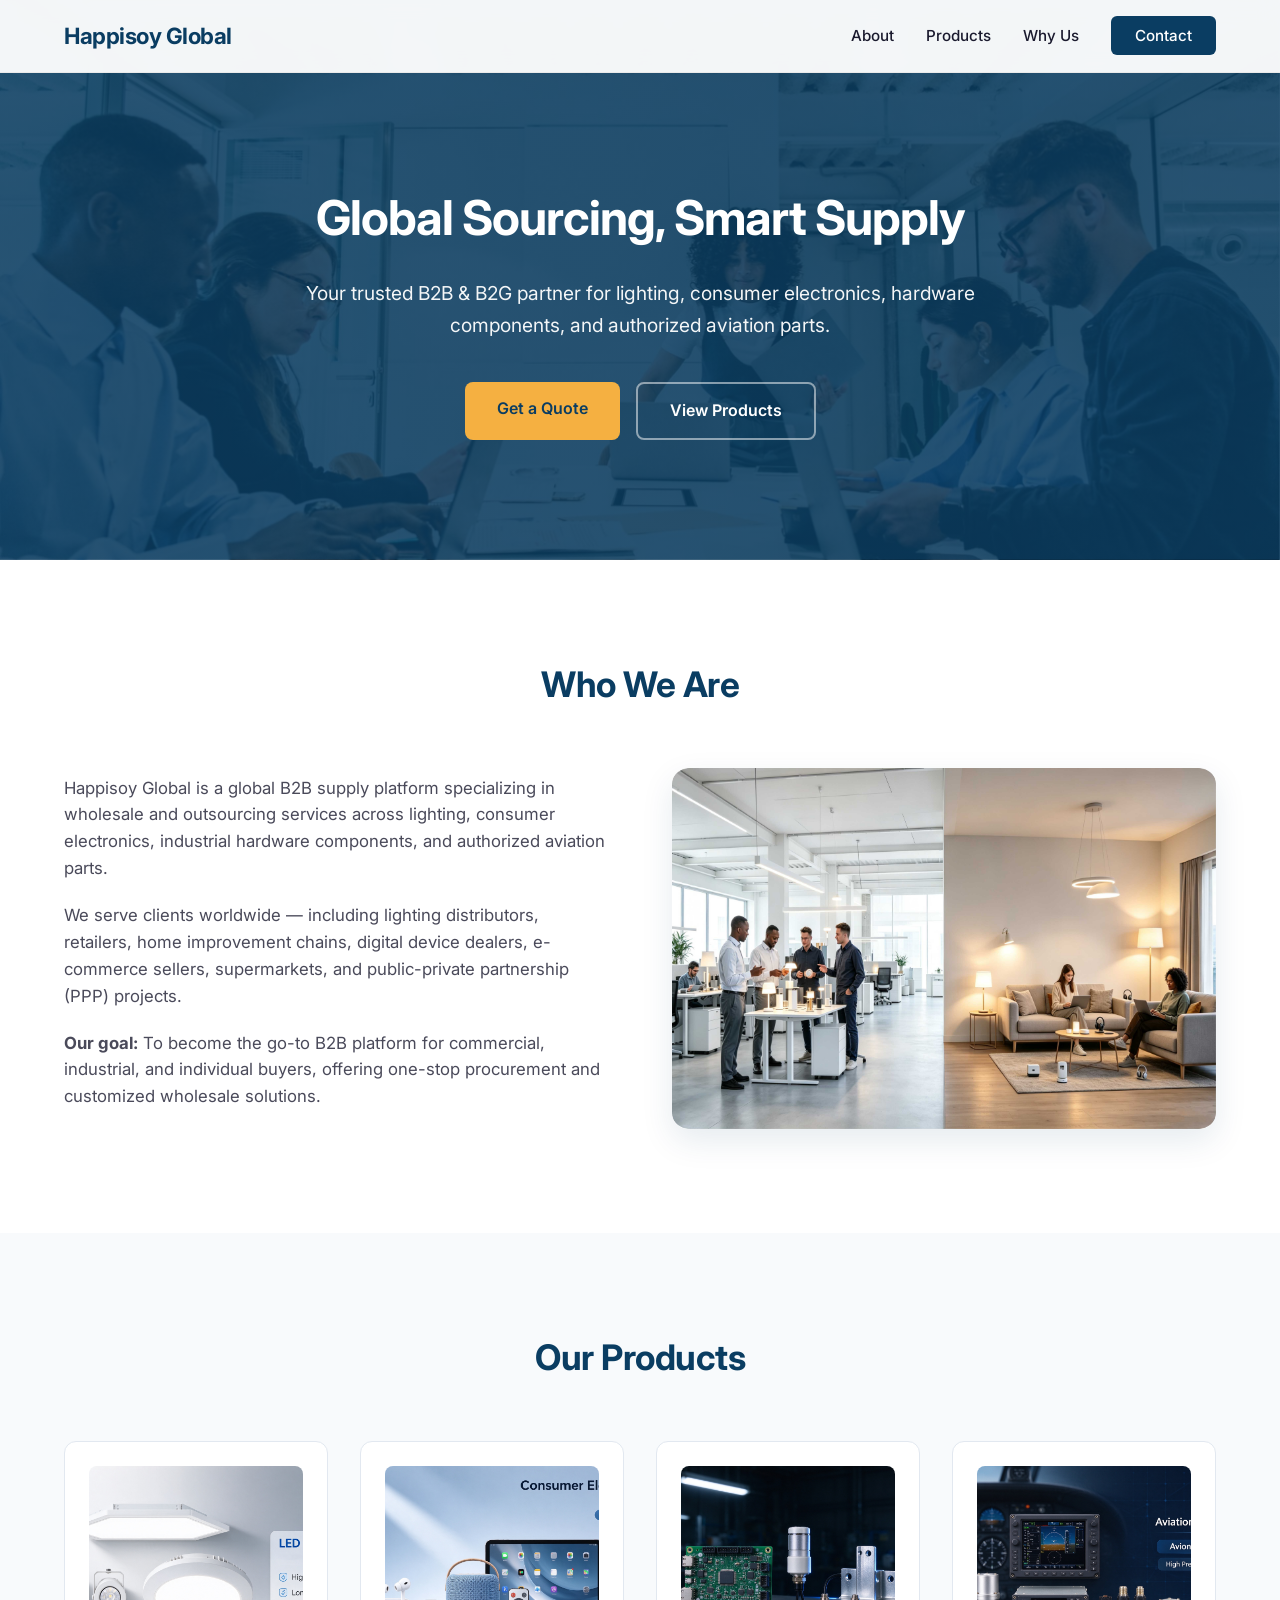
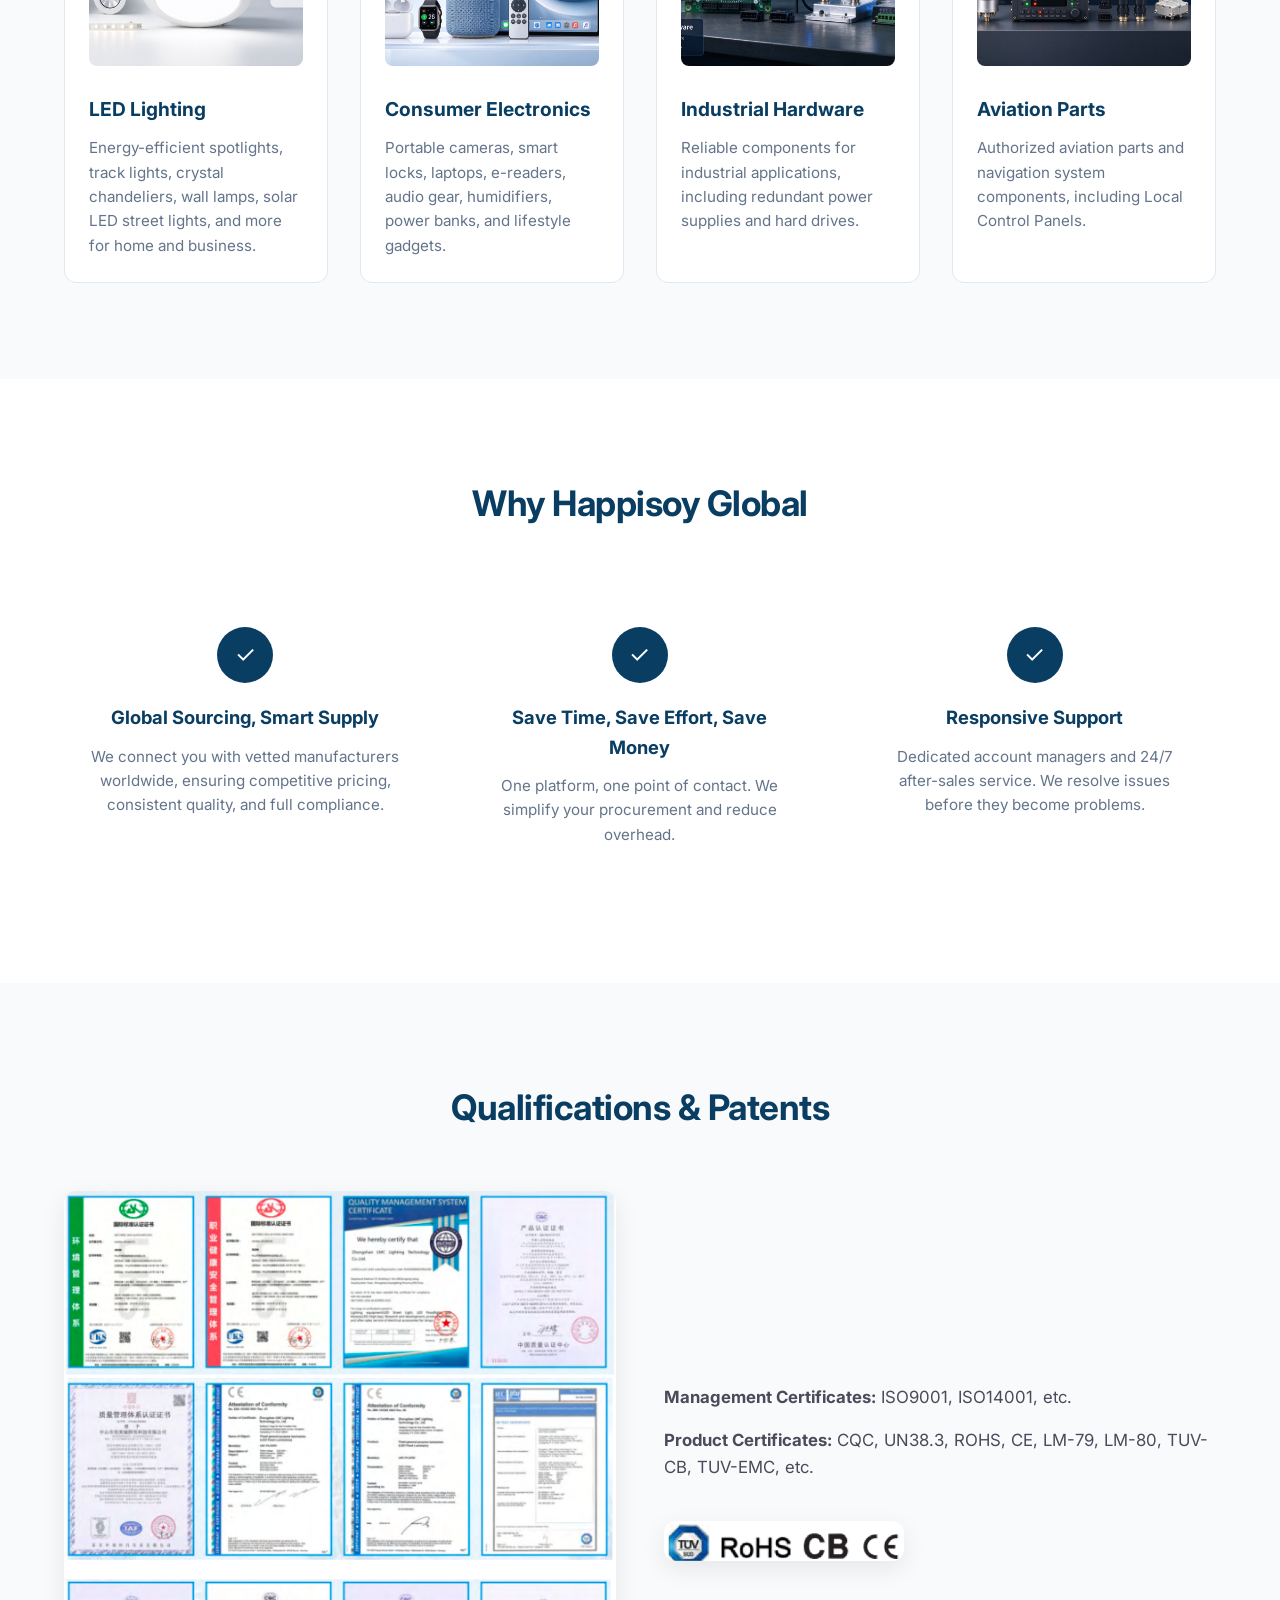
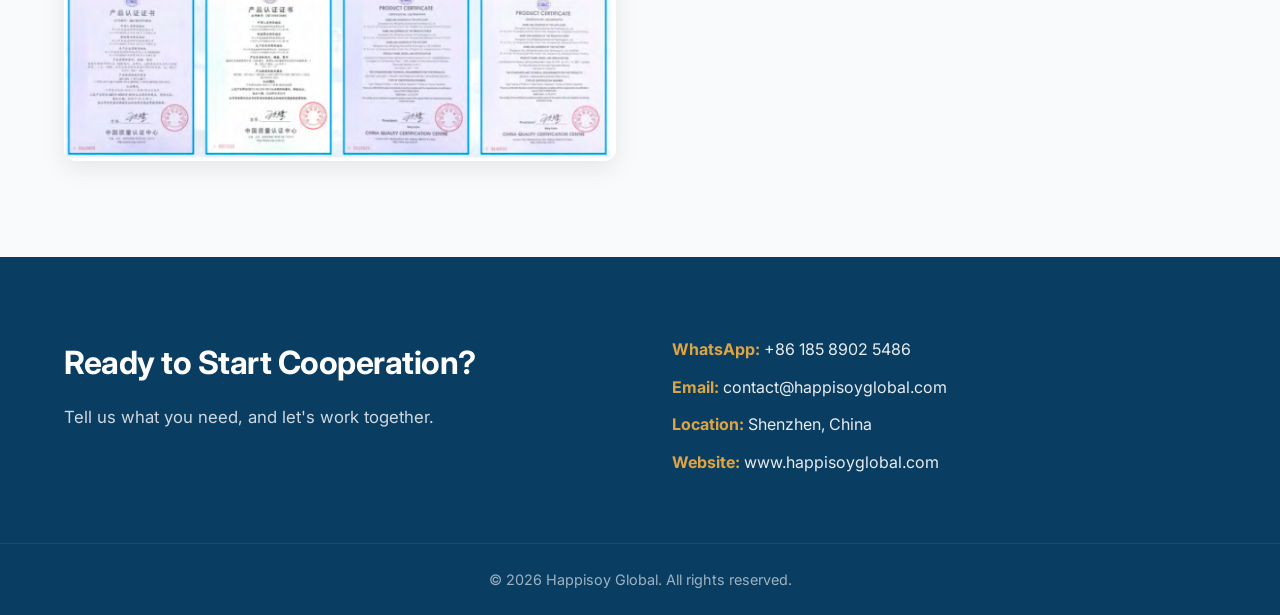
<file: index.html>
<!DOCTYPE html>
<html lang="en">
<head>
    <meta charset="UTF-8">
    <meta name="viewport" content="width=device-width, initial-scale=1.0">
    <title>Happisoy Global | Global Sourcing, Smart Supply</title>
    <meta name="description" content="Happisoy Global is a B2B supply platform specializing in lighting, consumer electronics, industrial hardware, and authorized aviation parts.">
    <meta name="google-site-verification" content="_arTrV7hRd9zQ-ONeI-xEkXxSCt3hhzWEnCYeRIFKzA" />
    <link rel="stylesheet" href="style.css">
    <link rel="preconnect" href="https://fonts.googleapis.com">
    <link rel="preconnect" href="https://fonts.gstatic.com" crossorigin>
    <link href="https://fonts.googleapis.com/css2?family=Inter:wght@400;500;600;700&display=swap" rel="stylesheet">
</head>
<body>
    <header class="navbar">
        <div class="container nav-container">
            <div class="logo">Happisoy Global</div>
            <nav>
                <ul class="nav-links">
                    <li><a href="#about">About</a></li>
                    <li><a href="#products">Products</a></li>
                    <li><a href="#why-us">Why Us</a></li>
                    <li><a href="#contact" class="btn-nav">Contact</a></li>
                </ul>
            </nav>
        </div>
    </header>

    <section class="hero" style="background-image: linear-gradient(rgba(10, 61, 98, 0.85), rgba(10, 61, 98, 0.85)), url('assets/hero-bg.jpg');">
        <div class="container hero-content">
            <h1>Global Sourcing, Smart Supply</h1>
            <p class="hero-subtitle">Your trusted B2B & B2G partner for lighting, consumer electronics, hardware components, and authorized aviation parts.</p>
            <div class="hero-buttons">
                <a href="#contact" class="btn btn-primary">Get a Quote</a>
                <a href="#products" class="btn btn-secondary">View Products</a>
            </div>
        </div>
    </section>

    <section id="about" class="section">
        <div class="container">
            <h2 class="section-title">Who We Are</h2>
            <div class="about-grid">
                <div class="about-text">
                    <p>Happisoy Global is a global B2B supply platform specializing in wholesale and outsourcing services across lighting, consumer electronics, industrial hardware components, and authorized aviation parts.</p>
                    <p>We serve clients worldwide — including lighting distributors, retailers, home improvement chains, digital device dealers, e-commerce sellers, supermarkets, and public-private partnership (PPP) projects.</p>
                    <p><strong>Our goal:</strong> To become the go-to B2B platform for commercial, industrial, and individual buyers, offering one-stop procurement and customized wholesale solutions.</p>
                </div>
                <div class="about-image">
                    <img src="assets/team-office.jpg" alt="Happisoy Global Team">
                </div>
            </div>
        </div>
    </section>

    <section id="products" class="section section-alt">
        <div class="container">
            <h2 class="section-title">Our Products</h2>
            <div class="product-grid">
                <a href="products/led-lighting.html" class="product-card">
                    <img src="products/images/led/product-lighting.jpg" alt="LED Lighting">
                    <h3>LED Lighting</h3>
                    <p>Energy-efficient spotlights, track lights, crystal chandeliers, wall lamps, solar LED street lights, and more for home and business.</p>
                </a>
                <a href="products/consumer-electronics.html" class="product-card">
                    <img src="products/images/electronics/product-electronics.jpg" alt="Consumer Electronics">
                    <h3>Consumer Electronics</h3>
                    <p>Portable cameras, smart locks, laptops, e-readers, audio gear, humidifiers, power banks, and lifestyle gadgets.</p>
                </a>
                <a href="products/industrial-hardware.html" class="product-card">
                    <img src="products/images/hardware/product-hardware.jpg" alt="Industrial Hardware">
                    <h3>Industrial Hardware</h3>
                    <p>Reliable components for industrial applications, including redundant power supplies and hard drives.</p>
                </a>
                <a href="products/aviation-parts.html" class="product-card">
                    <img src="products/images/aviation/product-aviation.jpg" alt="Aviation Parts">
                    <h3>Aviation Parts</h3>
                    <p>Authorized aviation parts and navigation system components, including Local Control Panels.</p>
                </a>
            </div>
        </div>
    </section>

    <section id="why-us" class="section">
        <div class="container">
            <h2 class="section-title">Why Happisoy Global</h2>
            <div class="features-grid">
                <div class="feature-item">
                    <div class="feature-icon">✓</div>
                    <h3>Global Sourcing, Smart Supply</h3>
                    <p>We connect you with vetted manufacturers worldwide, ensuring competitive pricing, consistent quality, and full compliance.</p>
                </div>
                <div class="feature-item">
                    <div class="feature-icon">✓</div>
                    <h3>Save Time, Save Effort, Save Money</h3>
                    <p>One platform, one point of contact. We simplify your procurement and reduce overhead.</p>
                </div>
                <div class="feature-item">
                    <div class="feature-icon">✓</div>
                    <h3>Responsive Support</h3>
                    <p>Dedicated account managers and 24/7 after-sales service. We resolve issues before they become problems.</p>
                </div>
            </div>
        </div>
    </section>

    <section class="section section-alt">
        <div class="container">
            <h2 class="section-title">Qualifications & Patents</h2>
            <div class="cert-grid">
                <img src="assets/certificates.jpg" alt="Certificates">
                <div class="cert-text">
                    <p><strong>Management Certificates:</strong> ISO9001, ISO14001, etc.</p>
                    <p><strong>Product Certificates:</strong> CQC, UN38.3, ROHS, CE, LM-79, LM-80, TUV-CB, TUV-EMC, etc.</p>
                    <img src="assets/cert-rohs.jpg" alt="RoHS CB CE" class="cert-badge">
                </div>
            </div>
        </div>
    </section>

    <footer id="contact" class="footer">
        <div class="container footer-content">
            <div class="footer-info">
                <h2>Ready to Start Cooperation?</h2>
                <p>Tell us what you need, and let's work together.</p>
            </div>
            <div class="footer-contact">
                <p><strong>WhatsApp:</strong> +86 185 8902 5486</p>
                <p><strong>Email:</strong> contact@happisoyglobal.com</p>
                <p><strong>Location:</strong> Shenzhen, China</p>
                <p><strong>Website:</strong> www.happisoyglobal.com</p>
            </div>
        </div>
        <div class="footer-bottom">
            <p>&copy; 2026 Happisoy Global. All rights reserved.</p>
        </div>
    </footer>
</body>
</html>
</file>
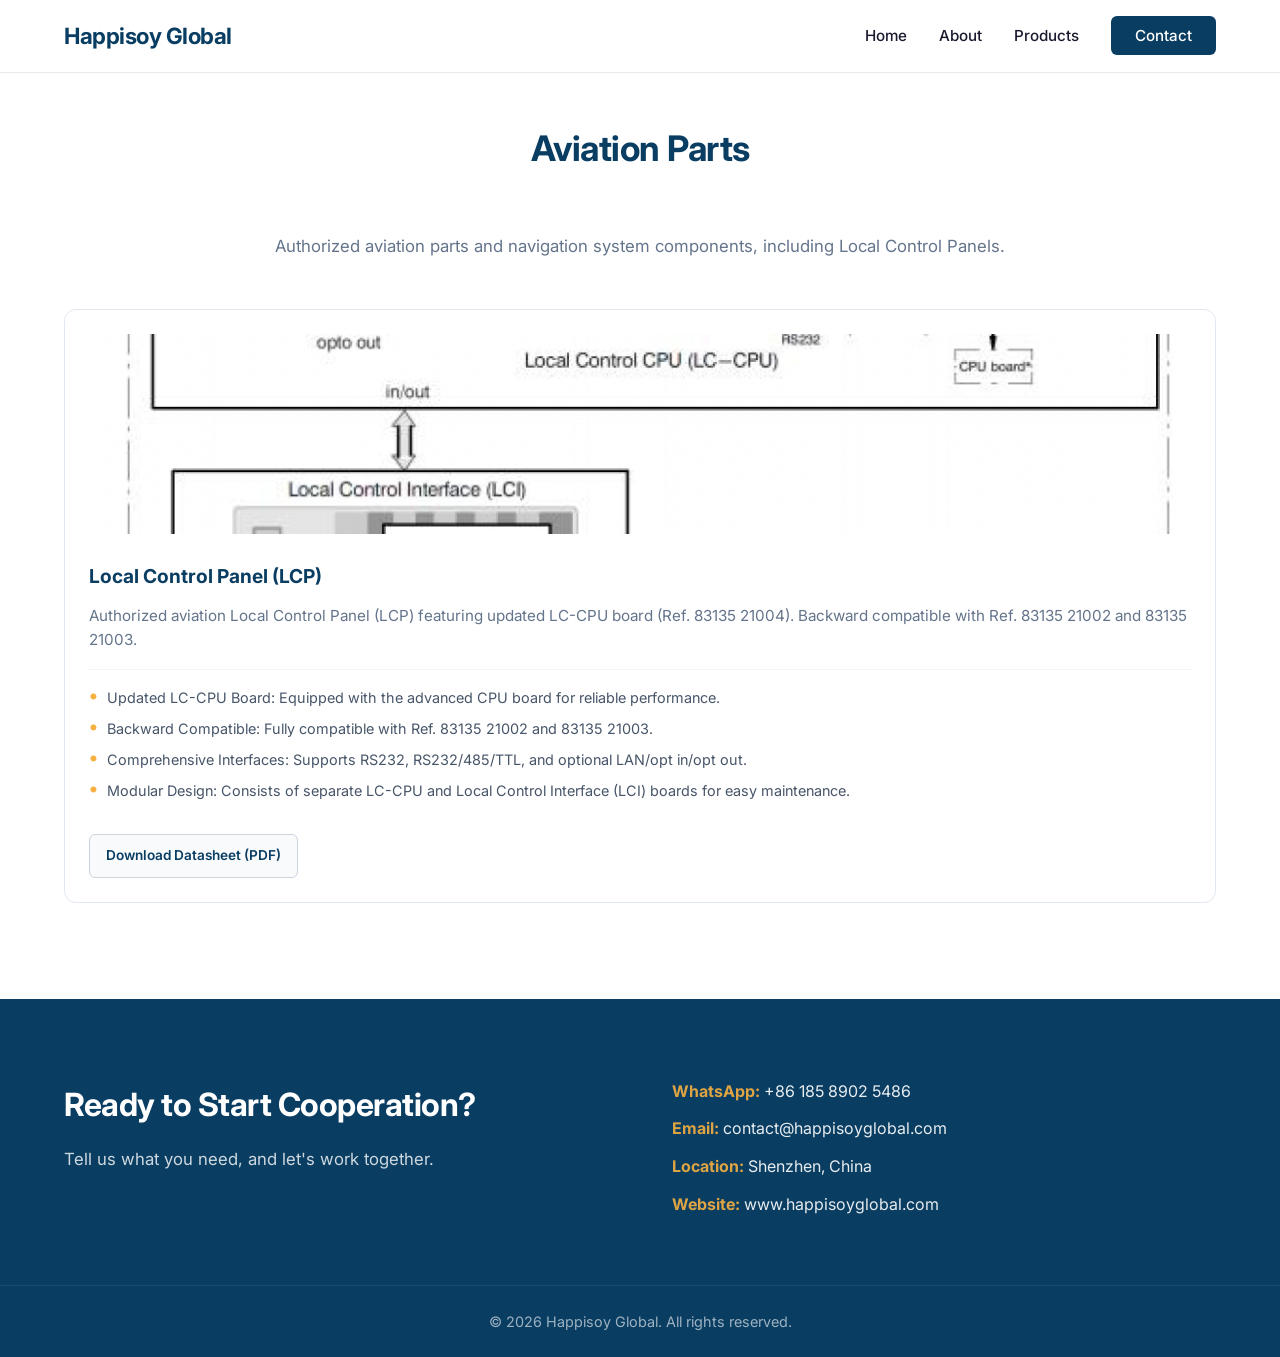
<file: products/aviation-parts.html>
<!DOCTYPE html>
<html lang="en">
<head>
    <meta charset="UTF-8">
    <meta name="viewport" content="width=device-width, initial-scale=1.0">
    <title>Aviation Parts - Happisoy Global</title>
    <link rel="stylesheet" href="../style.css">
    <link href="https://fonts.googleapis.com/css2?family=Inter:wght@400;500;600;700&display=swap" rel="stylesheet">
</head>
<body>
    <header class="navbar">
        <div class="container nav-container">
            <div class="logo">Happisoy Global</div>
            <nav>
                <ul class="nav-links">
                    <li><a href="../index.html">Home</a></li>
                    <li><a href="../index.html#about">About</a></li>
                    <li><a href="../index.html#products">Products</a></li>
                    <li><a href="../index.html#contact" class="btn-nav">Contact</a></li>
                </ul>
            </nav>
        </div>
    </header>

    <section class="section" style="padding-top: 120px;">
        <div class="container">
            <h1 class="section-title">Aviation Parts</h1>
            <p class="page-subtitle">
                Authorized aviation parts and navigation system components, including Local Control Panels.
            </p>
            <div class="product-grid">
                <div class="product-card">
                    <img src="images/aviation/local-control-panel.jpg" alt="Local Control Panel (LCP)">
                    <h3>Local Control Panel (LCP)</h3>
                    <p>Authorized aviation Local Control Panel (LCP) featuring updated LC-CPU board (Ref. 83135 21004). Backward compatible with Ref. 83135 21002 and 83135 21003.</p>
                    <ul class="product-highlights">
                        <li>Updated LC-CPU Board: Equipped with the advanced CPU board for reliable performance.</li>
                        <li>Backward Compatible: Fully compatible with Ref. 83135 21002 and 83135 21003.</li>
                        <li>Comprehensive Interfaces: Supports RS232, RS232/485/TTL, and optional LAN/opt in/opt out.</li>
                        <li>Modular Design: Consists of separate LC-CPU and Local Control Interface (LCI) boards for easy maintenance.</li>
                    </ul>
                    <a href="docs/local-control-panel-datasheet.pdf" class="btn-download" target="_blank">Download Datasheet (PDF)</a>
                </div>
            </div>
        </div>
    </section>

    <footer id="contact" class="footer">
        <div class="container footer-content">
            <div class="footer-info">
                <h2>Ready to Start Cooperation?</h2>
                <p>Tell us what you need, and let's work together.</p>
            </div>
            <div class="footer-contact">
                <p><strong>WhatsApp:</strong> +86 185 8902 5486</p>
                <p><strong>Email:</strong> contact@happisoyglobal.com</p>
                <p><strong>Location:</strong> Shenzhen, China</p>
                <p><strong>Website:</strong> www.happisoyglobal.com</p>
            </div>
        </div>
        <div class="footer-bottom">
            <p>&copy; 2026 Happisoy Global. All rights reserved.</p>
        </div>
    </footer>
</body>
</html>
</file>
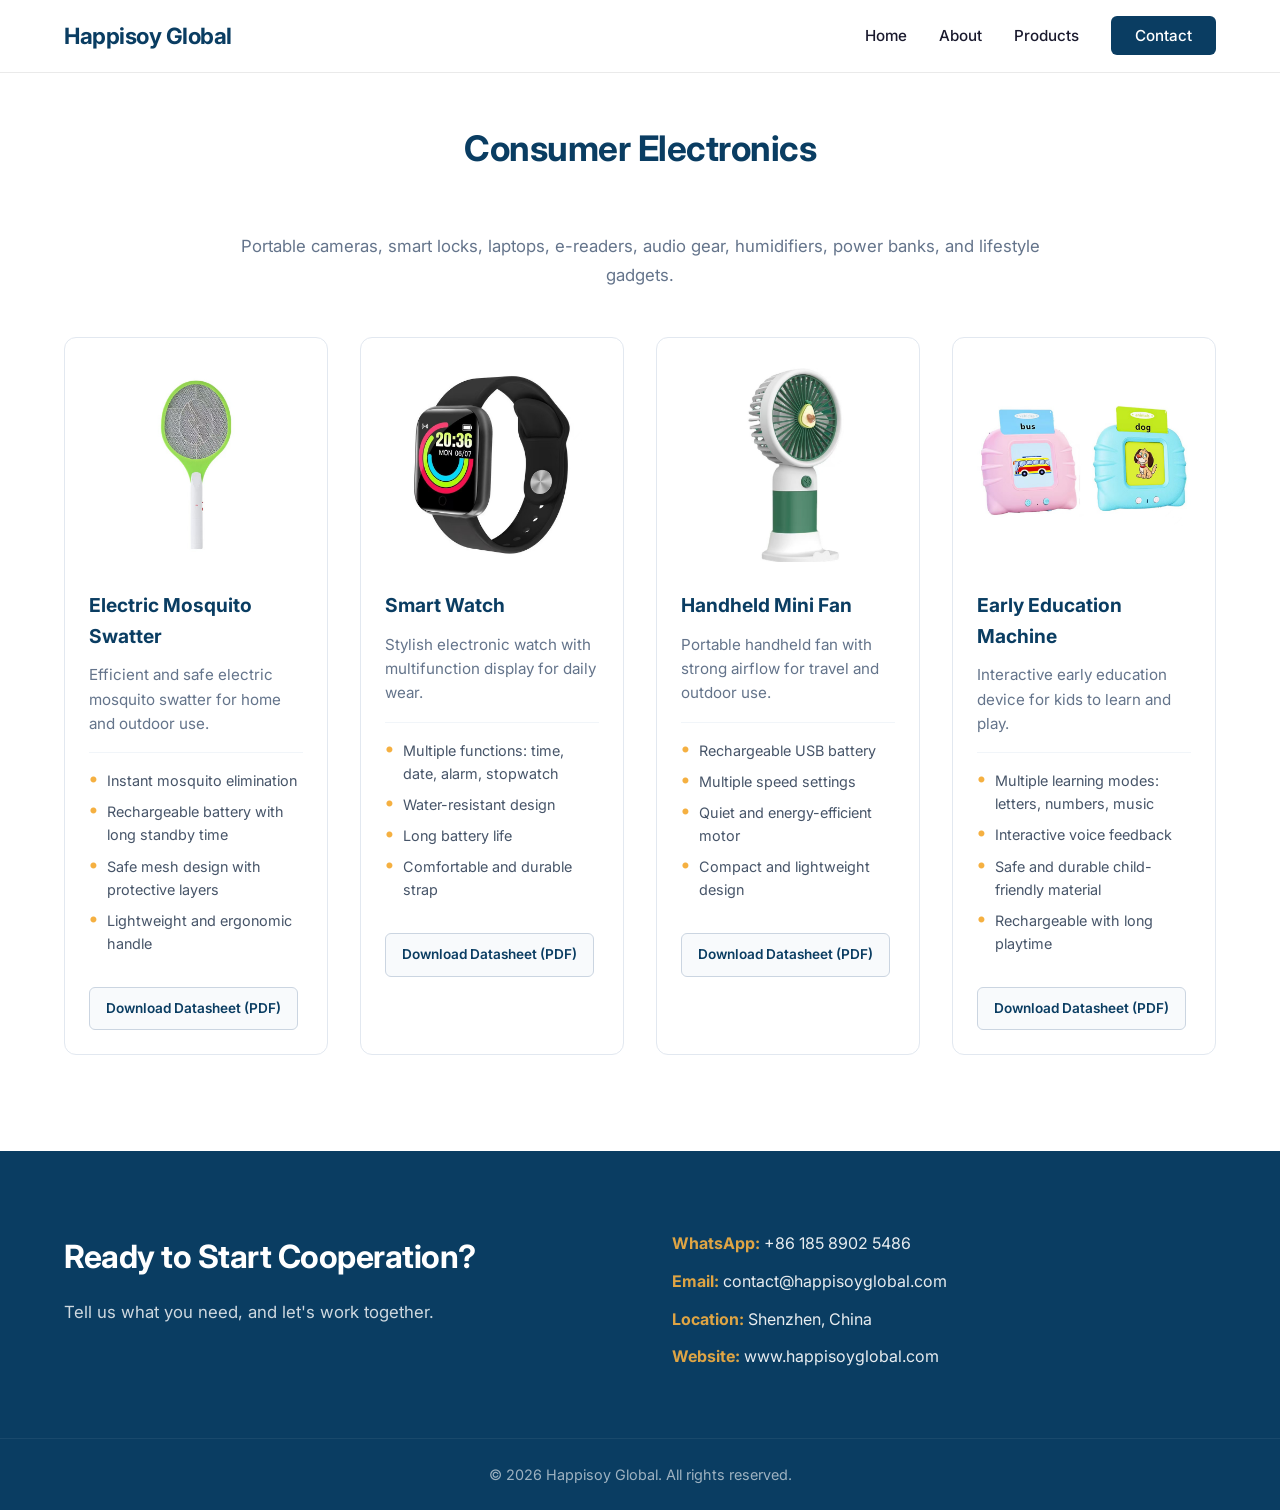
<file: products/consumer-electronics.html>
<!DOCTYPE html>
<html lang="en">
<head>
    <meta charset="UTF-8">
    <meta name="viewport" content="width=device-width, initial-scale=1.0">
    <title>Consumer Electronics - Happisoy Global</title>
    <link rel="stylesheet" href="../style.css">
    <link href="https://fonts.googleapis.com/css2?family=Inter:wght@400;500;600;700&display=swap" rel="stylesheet">
</head>
<body>
    <header class="navbar">
        <div class="container nav-container">
            <div class="logo">Happisoy Global</div>
            <nav>
                <ul class="nav-links">
                    <li><a href="../index.html">Home</a></li>
                    <li><a href="../index.html#about">About</a></li>
                    <li><a href="../index.html#products">Products</a></li>
                    <li><a href="../index.html#contact" class="btn-nav">Contact</a></li>
                </ul>
            </nav>
        </div>
    </header>

    <section class="section" style="padding-top: 120px;">
        <div class="container">
            <h1 class="section-title">Consumer Electronics</h1>
            <p class="page-subtitle">
                Portable cameras, smart locks, laptops, e-readers, audio gear, humidifiers, power banks, and lifestyle gadgets.
            </p>
            <div class="product-grid">
                <div class="product-card">
                    <img src="images/electronics/mosquito-swatter.jpg" alt="Electric Mosquito Swatter">
                    <h3>Electric Mosquito Swatter</h3>
                    <p>Efficient and safe electric mosquito swatter for home and outdoor use.</p>
                    <ul class="product-highlights">
                        <li>Instant mosquito elimination</li>
                        <li>Rechargeable battery with long standby time</li>
                        <li>Safe mesh design with protective layers</li>
                        <li>Lightweight and ergonomic handle</li>
                    </ul>
                    <a href="docs/electric-mosquito-swatter-datasheet.pdf" class="btn-download" target="_blank">Download Datasheet (PDF)</a>
                </div>
                <div class="product-card">
                    <img src="images/electronics/electronic-watch.jpg" alt="Smart Watch">
                    <h3>Smart Watch</h3>
                    <p>Stylish electronic watch with multifunction display for daily wear.</p>
                    <ul class="product-highlights">
                        <li>Multiple functions: time, date, alarm, stopwatch</li>
                        <li>Water-resistant design</li>
                        <li>Long battery life</li>
                        <li>Comfortable and durable strap</li>
                    </ul>
                    <a href="docs/smart-watch-datasheet.pdf" class="btn-download" target="_blank">Download Datasheet (PDF)</a>
                </div>
                <div class="product-card">
                    <img src="images/electronics/handheld-fan.jpg" alt="Handheld Mini Fan">
                    <h3>Handheld Mini Fan</h3>
                    <p>Portable handheld fan with strong airflow for travel and outdoor use.</p>
                    <ul class="product-highlights">
                        <li>Rechargeable USB battery</li>
                        <li>Multiple speed settings</li>
                        <li>Quiet and energy-efficient motor</li>
                        <li>Compact and lightweight design</li>
                    </ul>
                    <a href="docs/handheld-mini-fan-datasheet.pdf" class="btn-download" target="_blank">Download Datasheet (PDF)</a>
                </div>
                <div class="product-card">
                    <img src="images/electronics/early-education-machine.jpg" alt="Early Education Machine">
                    <h3>Early Education Machine</h3>
                    <p>Interactive early education device for kids to learn and play.</p>
                    <ul class="product-highlights">
                        <li>Multiple learning modes: letters, numbers, music</li>
                        <li>Interactive voice feedback</li>
                        <li>Safe and durable child-friendly material</li>
                        <li>Rechargeable with long playtime</li>
                    </ul>
                    <a href="docs/early-education-machine-datasheet.pdf" class="btn-download" target="_blank">Download Datasheet (PDF)</a>
                </div>
            </div>
        </div>
    </section>

    <footer id="contact" class="footer">
        <div class="container footer-content">
            <div class="footer-info">
                <h2>Ready to Start Cooperation?</h2>
                <p>Tell us what you need, and let's work together.</p>
            </div>
            <div class="footer-contact">
                <p><strong>WhatsApp:</strong> +86 185 8902 5486</p>
                <p><strong>Email:</strong> contact@happisoyglobal.com</p>
                <p><strong>Location:</strong> Shenzhen, China</p>
                <p><strong>Website:</strong> www.happisoyglobal.com</p>
            </div>
        </div>
        <div class="footer-bottom">
            <p>&copy; 2026 Happisoy Global. All rights reserved.</p>
        </div>
    </footer>
</body>
</html>
</file>
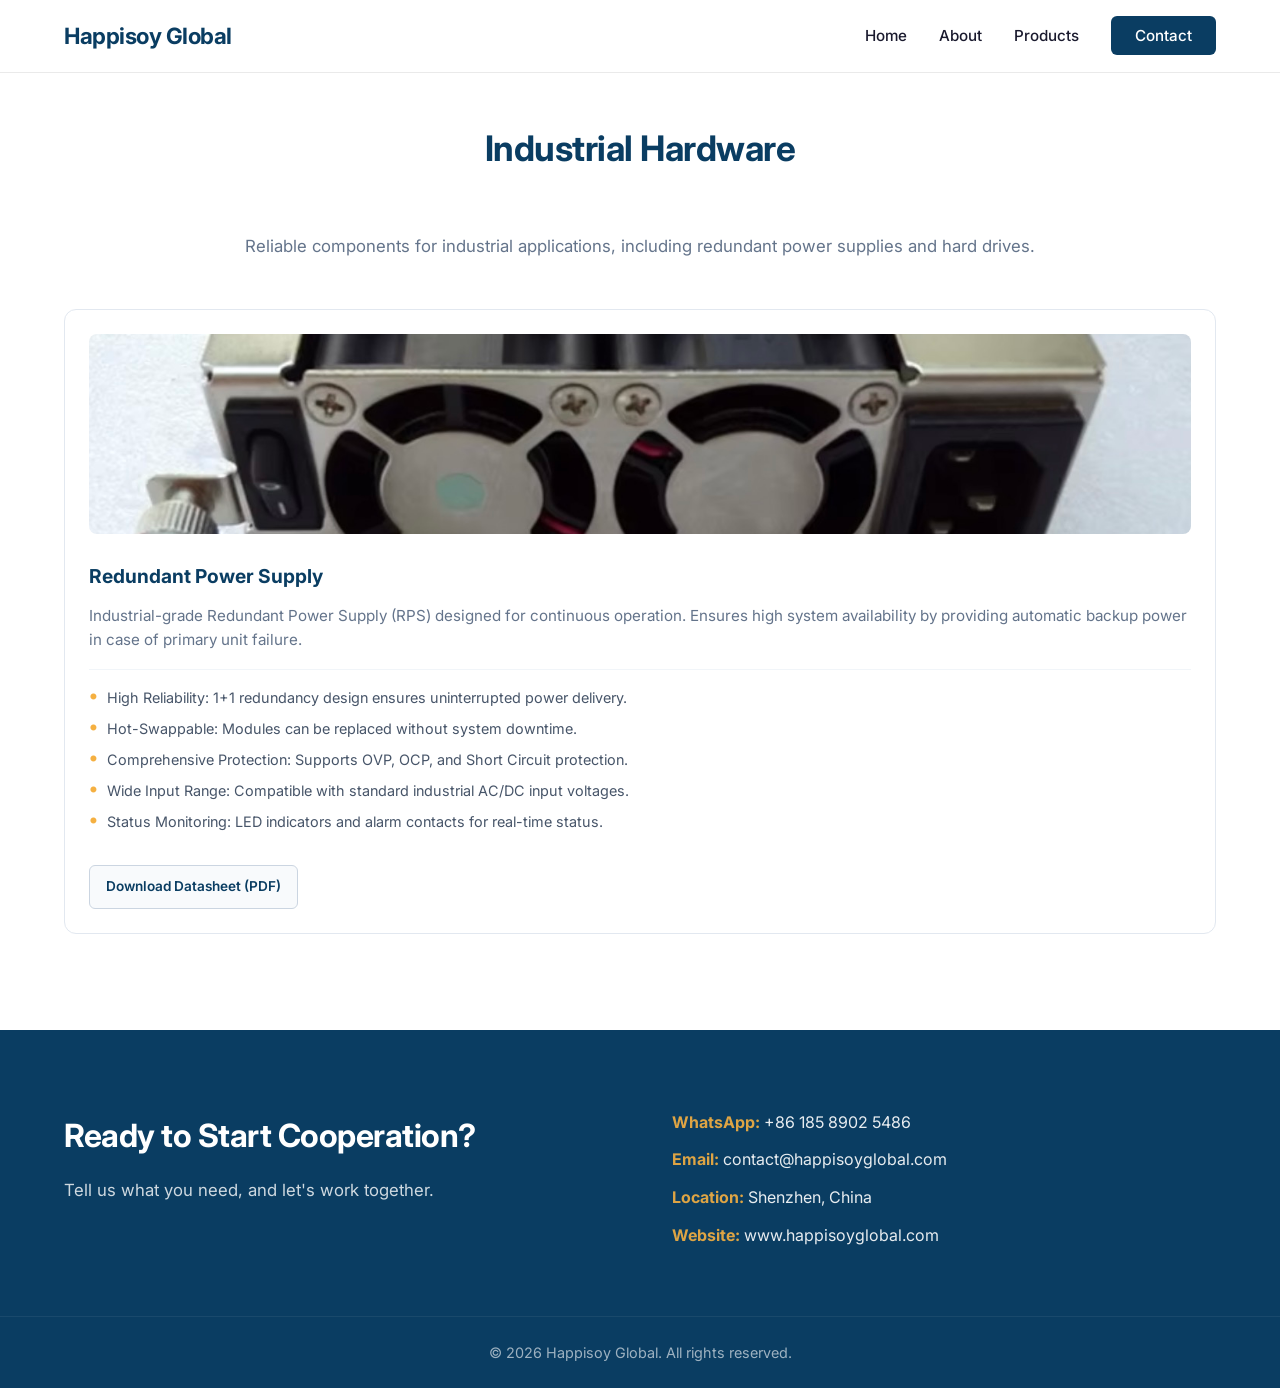
<file: products/industrial-hardware.html>
<!DOCTYPE html>
<html lang="en">
<head>
    <meta charset="UTF-8">
    <meta name="viewport" content="width=device-width, initial-scale=1.0">
    <title>Industrial Hardware - Happisoy Global</title>
    <link rel="stylesheet" href="../style.css">
    <link href="https://fonts.googleapis.com/css2?family=Inter:wght@400;500;600;700&display=swap" rel="stylesheet">
</head>
<body>
    <header class="navbar">
        <div class="container nav-container">
            <div class="logo">Happisoy Global</div>
            <nav>
                <ul class="nav-links">
                    <li><a href="../index.html">Home</a></li>
                    <li><a href="../index.html#about">About</a></li>
                    <li><a href="../index.html#products">Products</a></li>
                    <li><a href="../index.html#contact" class="btn-nav">Contact</a></li>
                </ul>
            </nav>
        </div>
    </header>

    <section class="section" style="padding-top: 120px;">
        <div class="container">
            <h1 class="section-title">Industrial Hardware</h1>
            <p class="page-subtitle">
                Reliable components for industrial applications, including redundant power supplies and hard drives.
            </p>
            <div class="product-grid">
                <div class="product-card">
                    <img src="images/hardware/redundant-power-supply.jpg" alt="Redundant Power Supply">
                    <h3>Redundant Power Supply</h3>
                    <p>Industrial-grade Redundant Power Supply (RPS) designed for continuous operation. Ensures high system availability by providing automatic backup power in case of primary unit failure.</p>
                    <ul class="product-highlights">
                        <li>High Reliability: 1+1 redundancy design ensures uninterrupted power delivery.</li>
                        <li>Hot-Swappable: Modules can be replaced without system downtime.</li>
                        <li>Comprehensive Protection: Supports OVP, OCP, and Short Circuit protection.</li>
                        <li>Wide Input Range: Compatible with standard industrial AC/DC input voltages.</li>
                        <li>Status Monitoring: LED indicators and alarm contacts for real-time status.</li>
                    </ul>
                    <a href="docs/redundant-power-supply-datasheet.pdf" class="btn-download" target="_blank">Download Datasheet (PDF)</a>
                </div>
            </div>
        </div>
    </section>

    <footer id="contact" class="footer">
        <div class="container footer-content">
            <div class="footer-info">
                <h2>Ready to Start Cooperation?</h2>
                <p>Tell us what you need, and let's work together.</p>
            </div>
            <div class="footer-contact">
                <p><strong>WhatsApp:</strong> +86 185 8902 5486</p>
                <p><strong>Email:</strong> contact@happisoyglobal.com</p>
                <p><strong>Location:</strong> Shenzhen, China</p>
                <p><strong>Website:</strong> www.happisoyglobal.com</p>
            </div>
        </div>
        <div class="footer-bottom">
            <p>&copy; 2026 Happisoy Global. All rights reserved.</p>
        </div>
    </footer>
</body>
</html>
</file>
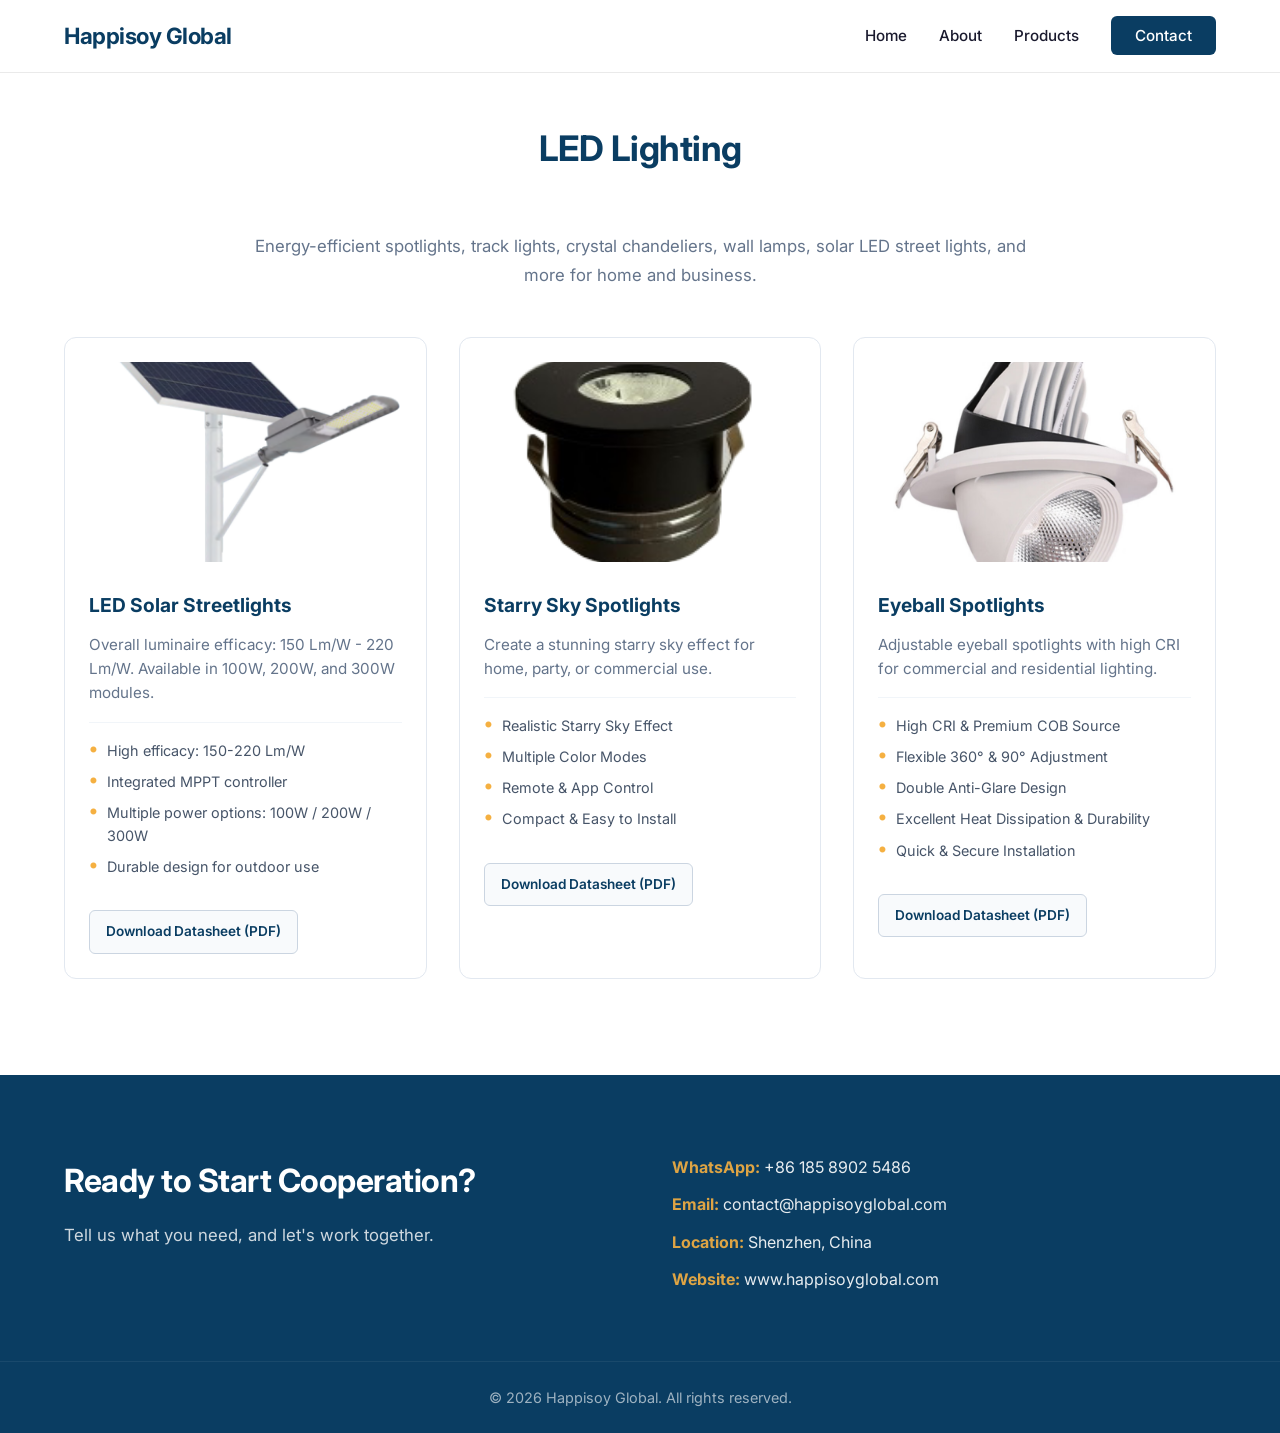
<file: products/led-lighting.html>
<!DOCTYPE html>
<html lang="en">
<head>
    <meta charset="UTF-8">
    <meta name="viewport" content="width=device-width, initial-scale=1.0">
    <title>LED Lighting - Happisoy Global</title>
    <link rel="stylesheet" href="../style.css">
    <link href="https://fonts.googleapis.com/css2?family=Inter:wght@400;500;600;700&display=swap" rel="stylesheet">
</head>
<body>
    <header class="navbar">
        <div class="container nav-container">
            <div class="logo">Happisoy Global</div>
            <nav>
                <ul class="nav-links">
                    <li><a href="../index.html">Home</a></li>
                    <li><a href="../index.html#about">About</a></li>
                    <li><a href="../index.html#products">Products</a></li>
                    <li><a href="../index.html#contact" class="btn-nav">Contact</a></li>
                </ul>
            </nav>
        </div>
    </header>

    <section class="section" style="padding-top: 120px;">
        <div class="container">
            <h1 class="section-title">LED Lighting</h1>
            <p class="page-subtitle">
                Energy-efficient spotlights, track lights, crystal chandeliers, wall lamps, solar LED street lights, and more for home and business.
            </p>
            <div class="product-grid">
                <div class="product-card">
                    <img src="images/led/solar-street-light.jpg" alt="LED Solar Streetlights">
                    <h3>LED Solar Streetlights</h3>
                    <p>Overall luminaire efficacy: 150 Lm/W - 220 Lm/W. Available in 100W, 200W, and 300W modules.</p>
                    <ul class="product-highlights">
                        <li>High efficacy: 150-220 Lm/W</li>
                        <li>Integrated MPPT controller</li>
                        <li>Multiple power options: 100W / 200W / 300W</li>
                        <li>Durable design for outdoor use</li>
                    </ul>
                    <a href="docs/solar-street-light-datasheet.pdf" class="btn-download" target="_blank">Download Datasheet (PDF)</a>
                </div>
                <div class="product-card">
                    <img src="images/led/starry-sky-spotlight.jpg" alt="Starry Sky Spotlights">
                    <h3>Starry Sky Spotlights</h3>
                    <p>Create a stunning starry sky effect for home, party, or commercial use.</p>
                    <ul class="product-highlights">
                        <li>Realistic Starry Sky Effect</li>
                        <li>Multiple Color Modes</li>
                        <li>Remote &amp; App Control</li>
                        <li>Compact &amp; Easy to Install</li>
                    </ul>
                    <a href="docs/starry-sky-spotlight-datasheet.pdf" class="btn-download" target="_blank">Download Datasheet (PDF)</a>
                </div>
                <div class="product-card">
                    <img src="images/led/eyeball-spotlight.jpg" alt="Eyeball Spotlights">
                    <h3>Eyeball Spotlights</h3>
                    <p>Adjustable eyeball spotlights with high CRI for commercial and residential lighting.</p>
                    <ul class="product-highlights">
                        <li>High CRI &amp; Premium COB Source</li>
                        <li>Flexible 360° &amp; 90° Adjustment</li>
                        <li>Double Anti-Glare Design</li>
                        <li>Excellent Heat Dissipation &amp; Durability</li>
                        <li>Quick &amp; Secure Installation</li>
                    </ul>
                    <a href="docs/eyeball-spotlight-datasheet.pdf" class="btn-download" target="_blank">Download Datasheet (PDF)</a>
                </div>
            </div>
        </div>
    </section>

    <footer id="contact" class="footer">
        <div class="container footer-content">
            <div class="footer-info">
                <h2>Ready to Start Cooperation?</h2>
                <p>Tell us what you need, and let's work together.</p>
            </div>
            <div class="footer-contact">
                <p><strong>WhatsApp:</strong> +86 185 8902 5486</p>
                <p><strong>Email:</strong> contact@happisoyglobal.com</p>
                <p><strong>Location:</strong> Shenzhen, China</p>
                <p><strong>Website:</strong> www.happisoyglobal.com</p>
            </div>
        </div>
        <div class="footer-bottom">
            <p>&copy; 2026 Happisoy Global. All rights reserved.</p>
        </div>
    </footer>
</body>
</html>
</file>
<file: style.css>
/* ============================================
   Reset & Base
   ============================================ */
   * {
    margin: 0;
    padding: 0;
    box-sizing: border-box;
}

body {
    font-family: 'Inter', -apple-system, BlinkMacSystemFont, "Segoe UI", Roboto, sans-serif;
    line-height: 1.6;
    color: #1a1a2e;
    background-color: #ffffff;
}

.container {
    max-width: 1200px;
    margin: 0 auto;
    padding: 0 24px;
}

/* ============================================
   Navigation
   ============================================ */
.navbar {
    position: fixed;
    top: 0;
    left: 0;
    width: 100%;
    background: rgba(255, 255, 255, 0.95);
    backdrop-filter: blur(10px);
    border-bottom: 1px solid #eaeaea;
    z-index: 1000;
}

.nav-container {
    display: flex;
    justify-content: space-between;
    align-items: center;
    height: 72px;
}

.logo {
    font-size: 1.4rem;
    font-weight: 700;
    color: #0a3d62;
    letter-spacing: -0.5px;
}

.nav-links {
    display: flex;
    list-style: none;
    gap: 32px;
    align-items: center;
}

.nav-links a {
    text-decoration: none;
    color: #1a1a2e;
    font-weight: 500;
    font-size: 0.95rem;
    transition: color 0.2s;
}

.nav-links a:hover {
    color: #0a3d62;
}

.btn-nav {
    background: #0a3d62;
    color: #fff !important;
    padding: 10px 24px;
    border-radius: 6px;
    transition: background 0.2s;
}

.btn-nav:hover {
    background: #0d4f7c;
}

/* ============================================
   Hero
   ============================================ */
.hero {
    background-size: cover;
    background-position: center;
    color: #fff;
    padding: 180px 0 120px;
    text-align: center;
}

.hero h1 {
    font-size: 3rem;
    font-weight: 700;
    margin-bottom: 20px;
    letter-spacing: -1px;
}

.hero-subtitle {
    font-size: 1.2rem;
    max-width: 720px;
    margin: 0 auto 40px;
    opacity: 0.95;
    line-height: 1.7;
}

.hero-buttons {
    display: flex;
    gap: 16px;
    justify-content: center;
    flex-wrap: wrap;
}

/* ============================================
   Buttons (General)
   ============================================ */
.btn {
    display: inline-block;
    padding: 14px 32px;
    border-radius: 8px;
    text-decoration: none;
    font-weight: 600;
    font-size: 1rem;
    transition: all 0.2s;
}

.btn-primary {
    background: #f5b041;
    color: #0a3d62;
}

.btn-primary:hover {
    background: #f7c566;
    transform: translateY(-2px);
}

.btn-secondary {
    background: transparent;
    color: #fff;
    border: 2px solid rgba(255, 255, 255, 0.5);
}

.btn-secondary:hover {
    border-color: #fff;
    background: rgba(255, 255, 255, 0.1);
}

/* ============================================
   Sections
   ============================================ */
.section {
    padding: 96px 0;
}

.section-alt {
    background: #f8fafc;
}

.section-title {
    font-size: 2.2rem;
    font-weight: 700;
    text-align: center;
    margin-bottom: 56px;
    color: #0a3d62;
    letter-spacing: -0.5px;
}

/* Product Detail Page Subtitle */
.page-subtitle {
    text-align: center;
    margin-bottom: 48px;
    color: #64748b;
    font-size: 1.05rem;
    max-width: 800px;
    margin-left: auto;
    margin-right: auto;
    line-height: 1.7;
}

/* ============================================
   About
   ============================================ */
.about-grid {
    display: grid;
    grid-template-columns: 1fr 1fr;
    gap: 64px;
    align-items: center;
}

.about-text p {
    margin-bottom: 20px;
    font-size: 1.05rem;
    color: #4a4a5a;
}

.about-image img {
    width: 100%;
    border-radius: 16px;
    box-shadow: 0 12px 32px rgba(10, 61, 98, 0.1);
}

/* ============================================
   Product Grid & Cards
   ============================================ */
.product-grid {
    display: grid;
    grid-template-columns: repeat(auto-fit, minmax(260px, 1fr));
    gap: 32px;
}

.product-card {
    background: #fff;
    padding: 24px;
    border-radius: 12px;
    border: 1px solid #e2e8f0;
    transition: all 0.3s;
    /* 关键：首页产品卡片是 <a> 标签，去掉下划线、继承颜色 */
    text-decoration: none;
    color: inherit;
    display: block;
}

.product-card:hover {
    box-shadow: 0 12px 32px rgba(10, 61, 98, 0.1);
    transform: translateY(-4px);
    border-color: #0a3d62;
}

.product-card img {
    width: 100%;
    height: 200px;
    object-fit: cover;
    border-radius: 8px;
    margin-bottom: 20px;
    background: #f8fafc;
}

.product-card h3 {
    font-size: 1.2rem;
    margin-bottom: 12px;
    color: #0a3d62;
}

.product-card p {
    color: #64748b;
    font-size: 0.95rem;
    line-height: 1.6;
}

/* ============================================
   Product Highlights (Detail Page)
   ============================================ */
.product-highlights {
    list-style: none;
    padding-left: 0;
    margin: 16px 0;
    border-top: 1px solid #f1f5f9;
    padding-top: 16px;
}

.product-highlights li {
    position: relative;
    padding-left: 18px;
    margin-bottom: 8px;
    font-size: 0.9rem;
    color: #475569;
}

.product-highlights li::before {
    content: "•";
    color: #f5b041;
    font-weight: bold;
    position: absolute;
    left: 0;
    font-size: 1.2rem;
    line-height: 1;
}

/* ============================================
   Download Button (PDF)
   ============================================ */
.btn-download {
    display: inline-block;
    margin-top: 16px;
    padding: 10px 16px;
    background: #f8fafc;
    color: #0a3d62;
    border: 1px solid #cbd5e1;
    border-radius: 6px;
    font-size: 0.85rem;
    font-weight: 600;
    text-decoration: none;
    transition: all 0.2s;
}

.btn-download:hover {
    background: #0a3d62;
    color: #fff;
    border-color: #0a3d62;
}

/* ============================================
   Features
   ============================================ */
.features-grid {
    display: grid;
    grid-template-columns: repeat(auto-fit, minmax(300px, 1fr));
    gap: 32px;
}

.feature-item {
    text-align: center;
    padding: 40px 24px;
}

.feature-icon {
    width: 56px;
    height: 56px;
    background: #0a3d62;
    color: #fff;
    border-radius: 50%;
    display: flex;
    align-items: center;
    justify-content: center;
    font-size: 1.5rem;
    margin: 0 auto 20px;
}

.feature-item h3 {
    font-size: 1.15rem;
    margin-bottom: 12px;
    color: #0a3d62;
}

.feature-item p {
    color: #64748b;
    font-size: 0.95rem;
}

/* ============================================
   Certificates
   ============================================ */
.cert-grid {
    display: grid;
    grid-template-columns: 1fr 1fr;
    gap: 48px;
    align-items: center;
}

.cert-grid img {
    width: 100%;
    border-radius: 12px;
    box-shadow: 0 8px 24px rgba(0, 0, 0, 0.08);
}

.cert-text p {
    margin-bottom: 16px;
    font-size: 1.05rem;
    color: #4a4a5a;
}

.cert-badge {
    width: auto !important;
    max-width: 240px;
    margin-top: 24px;
}

/* ============================================
   Footer
   ============================================ */
.footer {
    background: #0a3d62;
    color: #fff;
    padding: 80px 0 0;
}

.footer-content {
    display: grid;
    grid-template-columns: 1fr 1fr;
    gap: 64px;
    padding-bottom: 56px;
}

.footer-info h2 {
    font-size: 2rem;
    margin-bottom: 16px;
    letter-spacing: -0.5px;
}

.footer-info p {
    opacity: 0.8;
    font-size: 1.05rem;
}

.footer-contact p {
    margin-bottom: 12px;
    font-size: 1rem;
    opacity: 0.9;
}

.footer-contact strong {
    color: #f5b041;
}

.footer-bottom {
    border-top: 1px solid rgba(255, 255, 255, 0.1);
    padding: 24px 0;
    text-align: center;
    font-size: 0.9rem;
    opacity: 0.6;
}

/* ============================================
   Responsive
   ============================================ */
@media (max-width: 768px) {
    .hero h1 {
        font-size: 2rem;
    }

    .hero {
        padding: 140px 0 80px;
    }

    .about-grid,
    .footer-content,
    .cert-grid {
        grid-template-columns: 1fr;
        gap: 40px;
    }

    .nav-links {
        gap: 16px;
    }

    .nav-links a {
        font-size: 0.85rem;
    }

    .section {
        padding: 64px 0;
    }

    .section-title {
        font-size: 1.7rem;
    }

    .product-grid {
        grid-template-columns: 1fr;
        gap: 24px;
    }

    .page-subtitle {
        font-size: 0.95rem;
        margin-bottom: 32px;
    }
}
</file>
